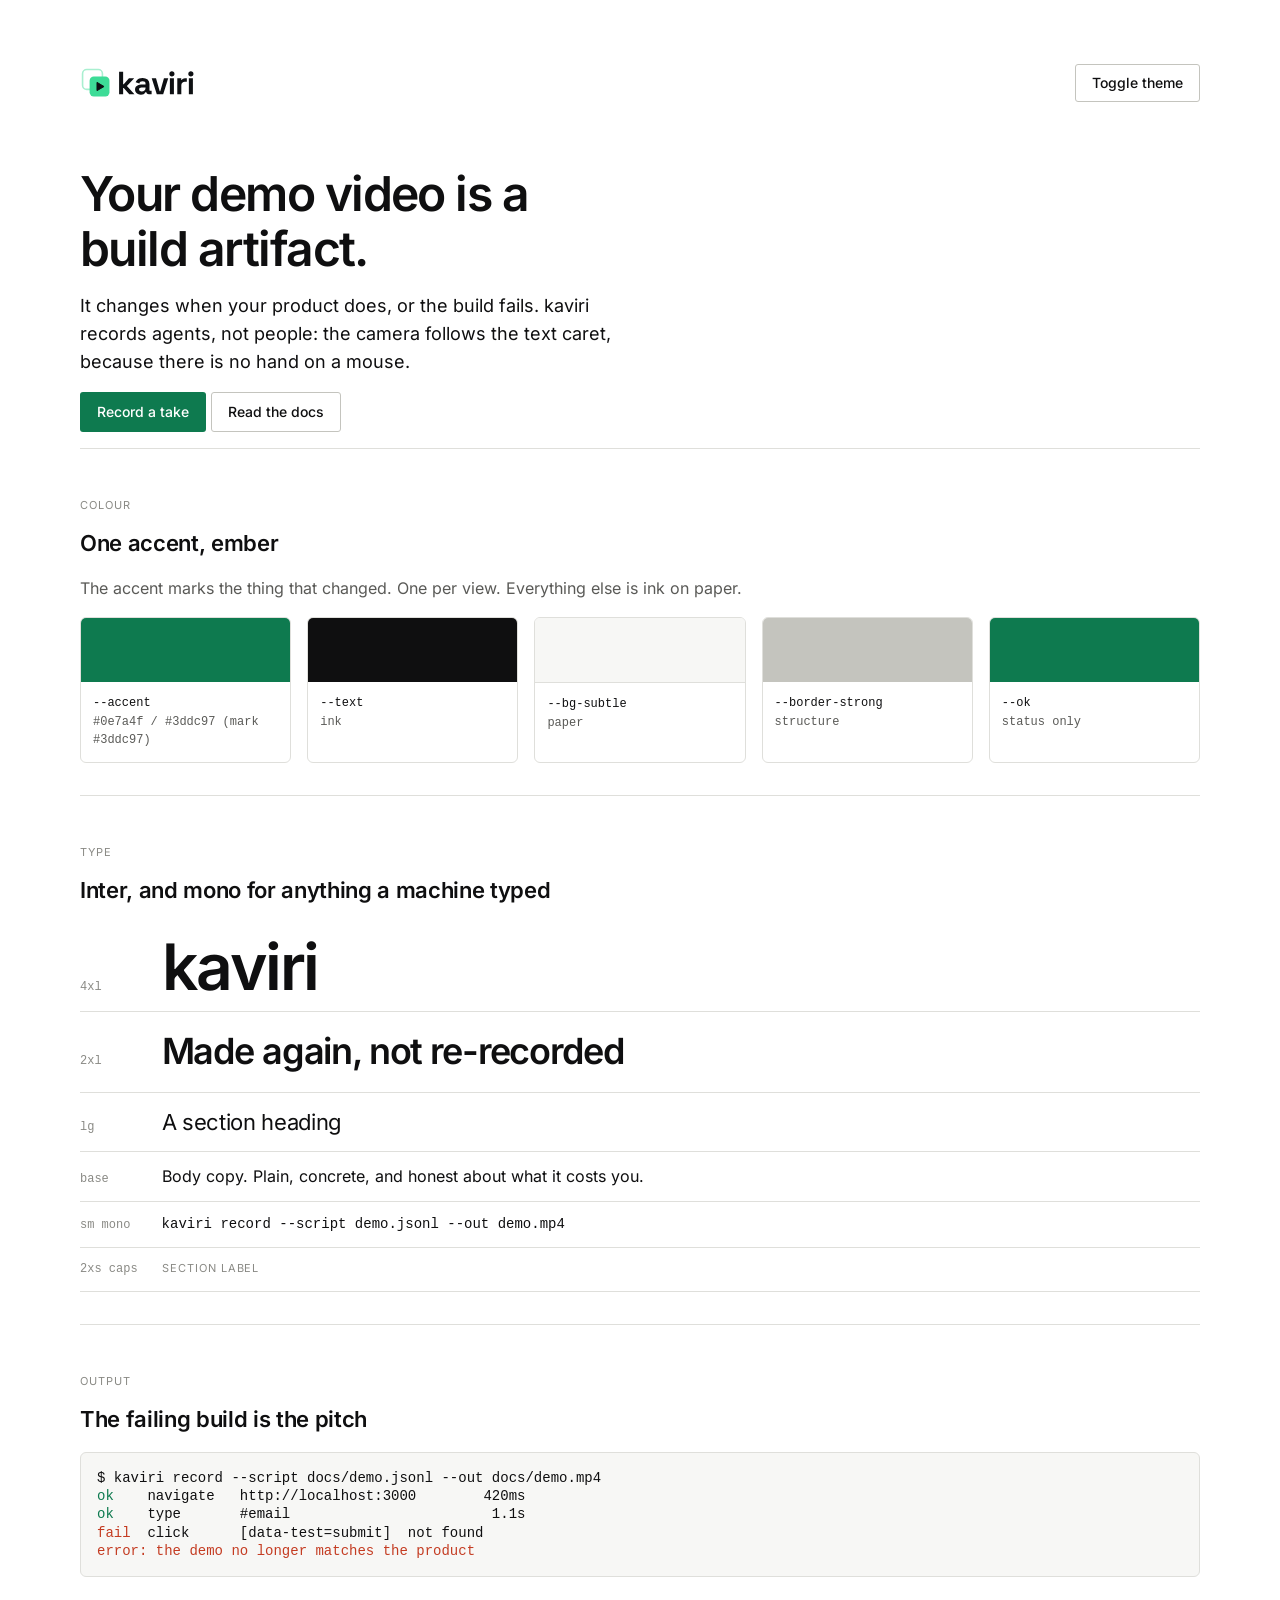
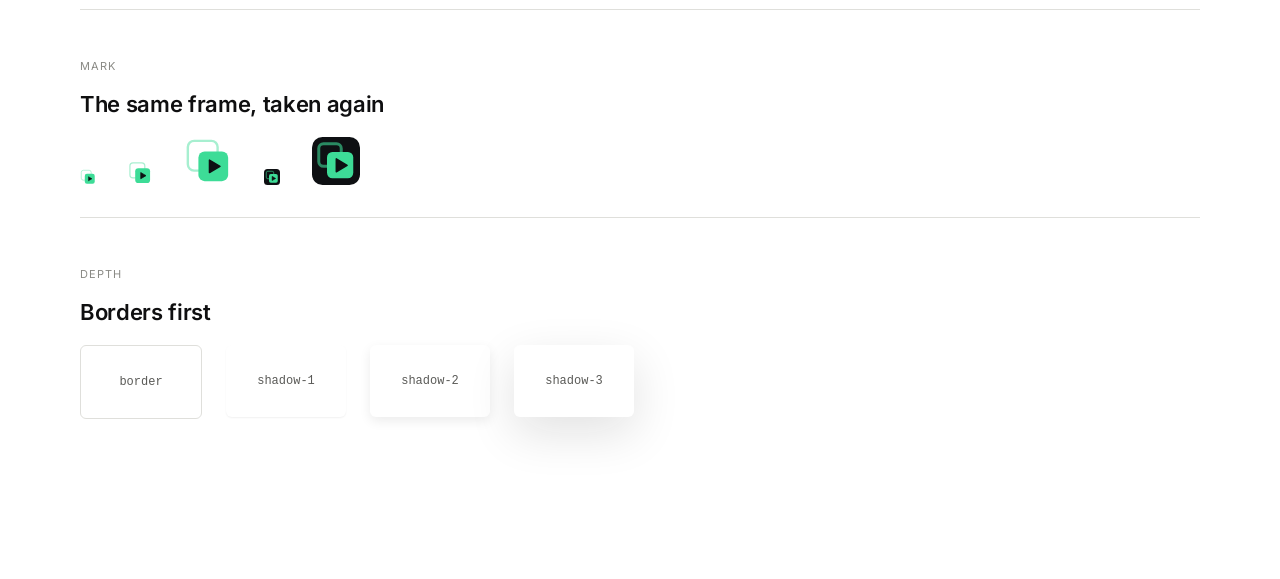
<file: brand/preview.html>
<!doctype html>
<html lang="en">
<head>
<meta charset="utf-8">
<meta name="viewport" content="width=device-width, initial-scale=1">
<title>kaviri brand</title>
<link rel="icon" href="favicon.svg">
<link rel="stylesheet" href="tokens.css">
<style>
  /* This page is the specimen, not a component library. It uses tokens only, so
     a token that is wrong is visible here before it is visible on the site. */
  .wrap { max-width: var(--max-width); margin: 0 auto; padding: var(--space-8) var(--gutter) var(--space-10); }
  header { display: flex; align-items: center; justify-content: space-between; gap: var(--space-5); }
  .lockup { height: 32px; }
  .lockup.dark { display: none; }
  :root[data-theme="dark"] .lockup.light { display: none; }
  :root[data-theme="dark"] .lockup.dark { display: block; }
  @media (prefers-color-scheme: dark) {
    :root:not([data-theme="light"]) .lockup.light { display: none; }
    :root:not([data-theme="light"]) .lockup.dark { display: block; }
  }
  h1 { font-size: var(--text-3xl); line-height: var(--leading-tight); letter-spacing: var(--tracking-display); font-weight: var(--weight-semibold); margin: var(--space-8) 0 var(--space-4); max-width: 16ch; }
  h2 { font-size: var(--text-lg); letter-spacing: var(--tracking-tight); font-weight: var(--weight-semibold); margin: 0 0 var(--space-4); }
  p { max-width: var(--measure); color: var(--text-muted); margin: 0 0 var(--space-4); }
  p.lead { font-size: var(--text-md); color: var(--text); max-width: var(--measure-narrow); }
  a { color: var(--accent); text-underline-offset: 3px; }
  section { border-top: var(--border-width) solid var(--border); padding: var(--space-7) 0 var(--space-6); }
  .eyebrow { font-size: var(--text-2xs); letter-spacing: var(--tracking-caps); text-transform: uppercase; color: var(--text-faint); margin: 0 0 var(--space-3); }
  .grid { display: grid; grid-template-columns: repeat(auto-fit, minmax(160px, 1fr)); gap: var(--space-4); }
  .swatch { border: var(--border-width) solid var(--border); border-radius: var(--radius-2); overflow: hidden; }
  .swatch .chip { height: 64px; }
  .swatch .meta { padding: var(--space-3); font-family: var(--font-mono); font-size: var(--text-xs); color: var(--text-muted); }
  .swatch .meta b { display: block; color: var(--text); font-weight: var(--weight-medium); }
  .btn { display: inline-flex; align-items: center; gap: var(--space-2); font: inherit; font-weight: var(--weight-medium); font-size: var(--text-sm); padding: 0 var(--space-4); height: 38px; border-radius: var(--radius-1); border: var(--border-width) solid transparent; cursor: pointer; text-decoration: none; transition: background var(--duration-1) var(--ease-out); }
  .btn-primary { background: var(--accent); color: var(--accent-contrast); }
  .btn-primary:hover { background: var(--accent-hover); }
  .btn-secondary { background: var(--surface); color: var(--text); border-color: var(--border-strong); }
  .btn-secondary:hover { background: var(--bg-subtle); }
  pre { background: var(--code-bg); border: var(--border-width) solid var(--border); border-radius: var(--radius-2); padding: var(--space-4); overflow-x: auto; font-family: var(--font-mono); font-size: var(--text-sm); line-height: var(--leading-snug); color: var(--text); margin: 0; }
  .fail { color: var(--fail); }
  .ok { color: var(--ok); }
  .type-row { display: flex; align-items: baseline; gap: var(--space-5); border-bottom: var(--border-width) solid var(--border); padding: var(--space-3) 0; }
  .type-row code { font-family: var(--font-mono); font-size: var(--text-xs); color: var(--text-faint); min-width: 8ch; }
  .marks { display: flex; align-items: flex-end; gap: var(--space-6); color: var(--text); }
  .shadows { display: flex; gap: var(--space-5); flex-wrap: wrap; }
  .shadows div { width: 120px; height: 72px; background: var(--surface-raised); border-radius: var(--radius-2); display: grid; place-items: center; font-family: var(--font-mono); font-size: var(--text-xs); color: var(--text-muted); }
</style>
</head>
<body>
<div class="wrap">
  <header>
    <img class="lockup light" src="logo.svg" alt="kaviri">
    <img class="lockup dark" src="logo-dark.svg" alt="kaviri">
    <button class="btn btn-secondary" id="theme">Toggle theme</button>
  </header>

  <h1>Your demo video is a build artifact.</h1>
  <p class="lead">It changes when your product does, or the build fails. kaviri records agents, not people: the camera follows the text caret, because there is no hand on a mouse.</p>
  <p>
    <a class="btn btn-primary" href="#">Record a take</a>
    <a class="btn btn-secondary" href="#">Read the docs</a>
  </p>

  <section>
    <p class="eyebrow">Colour</p>
    <h2>One accent, ember</h2>
    <p>The accent marks the thing that changed. One per view. Everything else is ink on paper.</p>
    <div class="grid">
      <div class="swatch"><div class="chip" style="background: var(--accent)"></div><div class="meta"><b>--accent</b>#0e7a4f / #3ddc97 (mark #3ddc97)</div></div>
      <div class="swatch"><div class="chip" style="background: var(--text)"></div><div class="meta"><b>--text</b>ink</div></div>
      <div class="swatch"><div class="chip" style="background: var(--bg-subtle); border-bottom: var(--border-width) solid var(--border)"></div><div class="meta"><b>--bg-subtle</b>paper</div></div>
      <div class="swatch"><div class="chip" style="background: var(--border-strong)"></div><div class="meta"><b>--border-strong</b>structure</div></div>
      <div class="swatch"><div class="chip" style="background: var(--ok)"></div><div class="meta"><b>--ok</b>status only</div></div>
    </div>
  </section>

  <section>
    <p class="eyebrow">Type</p>
    <h2>Inter, and mono for anything a machine typed</h2>
    <div class="type-row"><code>4xl</code><span style="font-size: var(--text-4xl); letter-spacing: var(--tracking-display); font-weight: var(--weight-semibold); line-height: var(--leading-none)">kaviri</span></div>
    <div class="type-row"><code>2xl</code><span style="font-size: var(--text-2xl); letter-spacing: var(--tracking-display); font-weight: var(--weight-semibold)">Made again, not re-recorded</span></div>
    <div class="type-row"><code>lg</code><span style="font-size: var(--text-lg); letter-spacing: var(--tracking-tight)">A section heading</span></div>
    <div class="type-row"><code>base</code><span>Body copy. Plain, concrete, and honest about what it costs you.</span></div>
    <div class="type-row"><code>sm mono</code><span style="font-family: var(--font-mono); font-size: var(--text-sm)">kaviri record --script demo.jsonl --out demo.mp4</span></div>
    <div class="type-row"><code>2xs caps</code><span class="eyebrow" style="margin:0">Section label</span></div>
  </section>

  <section>
    <p class="eyebrow">Output</p>
    <h2>The failing build is the pitch</h2>
    <pre>$ kaviri record --script docs/demo.jsonl --out docs/demo.mp4
<span class="ok">ok</span>    navigate   http://localhost:3000        420ms
<span class="ok">ok</span>    type       #email                        1.1s
<span class="fail">fail</span>  click      [data-test=submit]  not found
<span class="fail">error: the demo no longer matches the product</span></pre>
  </section>

  <section>
    <p class="eyebrow">Mark</p>
    <h2>The same frame, taken again</h2>
    <div class="marks">
      <img src="logomark.svg" width="16" height="16" alt="">
      <img src="logomark.svg" width="24" height="24" alt="">
      <img src="logomark.svg" width="48" height="48" alt="">
      <img src="favicon.svg" width="16" height="16" alt="">
      <img src="favicon.svg" width="48" height="48" alt="">
    </div>
  </section>

  <section>
    <p class="eyebrow">Depth</p>
    <h2>Borders first</h2>
    <div class="shadows">
      <div style="border: var(--border-width) solid var(--border)">border</div>
      <div style="box-shadow: var(--shadow-1)">shadow-1</div>
      <div style="box-shadow: var(--shadow-2)">shadow-2</div>
      <div style="box-shadow: var(--shadow-3)">shadow-3</div>
    </div>
  </section>
</div>
<script>
  // The toggle only writes data-theme, because both dark blocks in tokens.css
  // are driven by that one attribute and the OS preference.
  document.getElementById('theme').addEventListener('click', function () {
    var dark = matchMedia('(prefers-color-scheme: dark)').matches;
    var now = document.documentElement.getAttribute('data-theme') || (dark ? 'dark' : 'light');
    document.documentElement.setAttribute('data-theme', now === 'dark' ? 'light' : 'dark');
  });
</script>
</body>
</html>
</file>
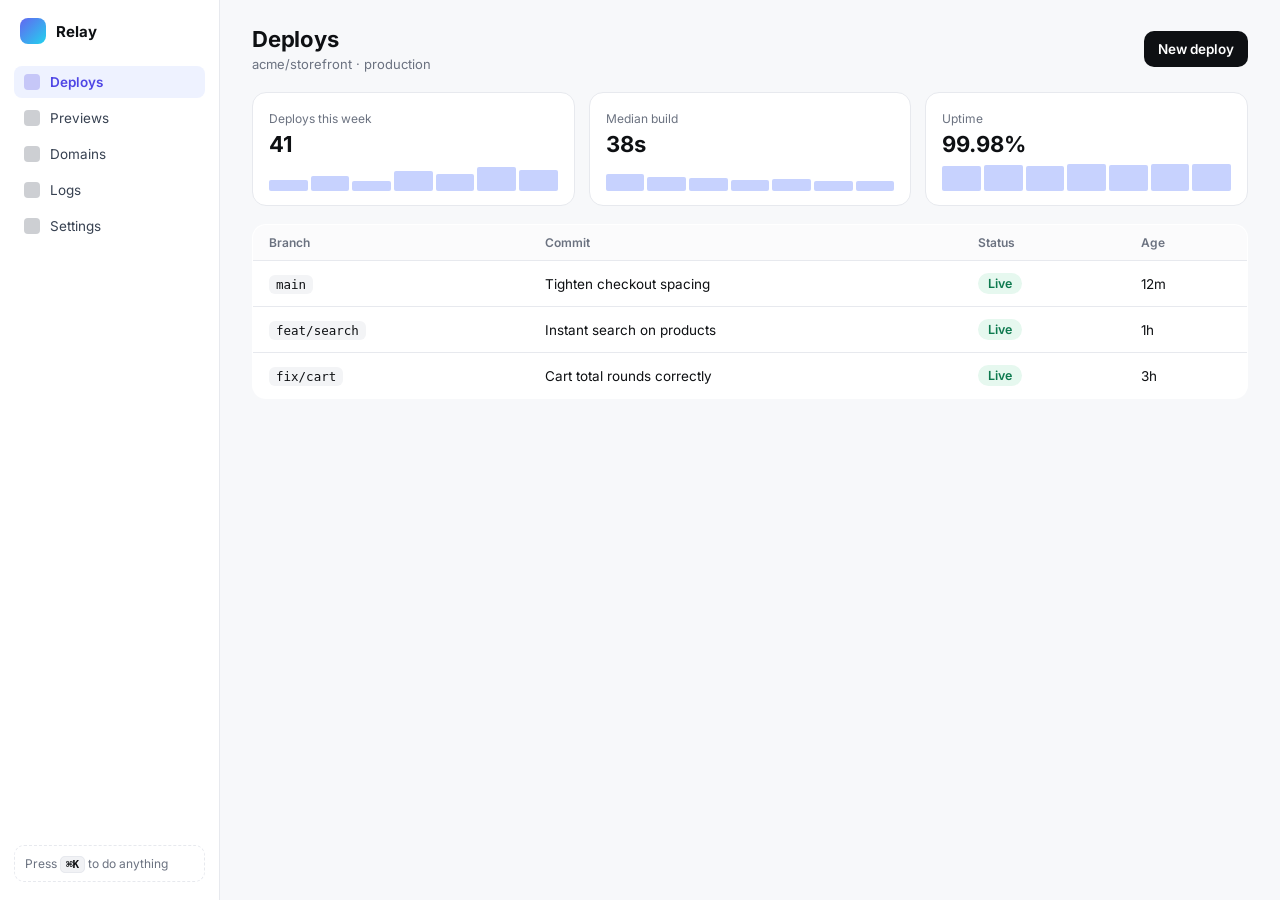
<file: examples/hero/app.html>
<!doctype html><html lang="en"><meta charset="utf-8"><title>Relay · Deploys</title>
<style>
@font-face{font-family:Inter;src:url(../../brand/fonts/inter.woff2) format("woff2");font-weight:100 900}
*{box-sizing:border-box}
:root{--ink:#0e1013;--muted:#6b7280;--line:#e7e9ee;--bg:#f7f8fa;--acc:#4f46e5;--ok:#0e7a4f;--okbg:#e6f8ef}
body{margin:0;font-family:Inter,system-ui,sans-serif;color:var(--ink);background:var(--bg);height:100vh;display:grid;grid-template-columns:220px 1fr}
aside{background:#fff;border-right:1px solid var(--line);padding:18px 14px;display:flex;flex-direction:column;gap:4px}
.brand{display:flex;align-items:center;gap:10px;font-weight:700;font-size:15px;margin:0 6px 18px}
.brand i{width:26px;height:26px;border-radius:8px;background:linear-gradient(135deg,#6366f1,#22d3ee)}
aside a{display:flex;align-items:center;gap:10px;padding:8px 10px;border-radius:8px;color:#374151;text-decoration:none;font-size:13.5px}
aside a.on{background:#eef2ff;color:var(--acc);font-weight:600}
aside a span{width:16px;height:16px;border-radius:4px;background:currentColor;opacity:.25}
.kbd{margin-top:auto;font-size:12px;color:var(--muted);padding:10px;border:1px dashed var(--line);border-radius:10px}
.kbd b{font:600 11px ui-monospace,monospace;background:#f1f2f5;border:1px solid var(--line);border-radius:5px;padding:1px 5px;color:var(--ink)}
main{padding:26px 32px;overflow:hidden}
.top{display:flex;align-items:center;justify-content:space-between;margin-bottom:20px}
h1{font-size:22px;margin:0;letter-spacing:-.01em}
.sub{color:var(--muted);font-size:13px;margin-top:4px}
button.new{border:0;border-radius:10px;background:var(--ink);color:#fff;font:600 13.5px Inter,sans-serif;padding:10px 14px;cursor:pointer}
.stats{display:grid;grid-template-columns:repeat(3,1fr);gap:14px;margin-bottom:18px}
.card{background:#fff;border:1px solid var(--line);border-radius:14px;padding:14px 16px}
.card small{color:var(--muted);font-size:12px}.card b{display:block;font-size:22px;margin-top:4px}
.spark{display:flex;align-items:flex-end;gap:3px;height:28px;margin-top:6px}.spark i{flex:1;background:#c7d2fe;border-radius:2px}
table{width:100%;border-collapse:collapse;background:#fff;border:1px solid var(--line);border-radius:14px;overflow:hidden;font-size:13.5px}
th{text-align:left;font-weight:600;color:var(--muted);font-size:12px;padding:10px 16px;border-bottom:1px solid var(--line);background:#fbfbfc}
td{padding:12px 16px;border-bottom:1px solid var(--line)}tr:last-child td{border-bottom:0}
.br{font:500 12.5px ui-monospace,monospace;background:#f3f4f6;border-radius:6px;padding:2px 7px}
.st{display:inline-flex;align-items:center;gap:6px;font-weight:600;font-size:12.5px;border-radius:999px;padding:3px 10px}
.st.live{background:var(--okbg);color:var(--ok)}.st.build{background:#fff7e6;color:#b45309}
.st.build::before{content:"";width:8px;height:8px;border-radius:50%;border:2px solid currentColor;border-right-color:transparent;animation:spin .8s linear infinite}
@keyframes spin{to{transform:rotate(360deg)}}
tr.fresh{animation:in .5s ease both}@keyframes in{from{background:#eef2ff;opacity:0;transform:translateY(-6px)}}
.ov{position:fixed;inset:0;background:rgba(14,16,19,.28);display:none;align-items:flex-start;justify-content:center;padding-top:90px}
.ov.on{display:flex}
.pal{width:520px;background:#fff;border-radius:16px;box-shadow:0 30px 80px rgba(0,0,0,.25);overflow:hidden;animation:pop .18s ease}
@keyframes pop{from{transform:scale(.97);opacity:0}}
.pal input{width:100%;border:0;border-bottom:1px solid var(--line);padding:16px 18px;font:500 16px Inter,sans-serif;outline:0}
.pal ul{list-style:none;margin:0;padding:8px}.pal li{padding:10px 12px;border-radius:10px;font-size:14px;display:flex;justify-content:space-between}
.pal li.sel{background:#eef2ff;color:var(--acc);font-weight:600}.pal li em{font-style:normal;color:var(--muted);font-size:12px}
.toast{position:fixed;right:24px;bottom:24px;background:var(--ink);color:#fff;border-radius:12px;padding:12px 16px;font-size:13.5px;display:flex;gap:10px;align-items:center;transform:translateY(20px);opacity:0;transition:all .35s}
.toast.on{transform:none;opacity:1}.toast i{width:18px;height:18px;border-radius:50%;background:#3ddc97}
</style>
<aside>
  <div class="brand"><i></i>Relay</div>
  <a class="on" href="#"><span></span>Deploys</a><a href="#"><span></span>Previews</a><a href="#"><span></span>Domains</a><a href="#"><span></span>Logs</a><a href="#"><span></span>Settings</a>
  <div class="kbd">Press <b>&#8984;K</b> to do anything</div>
</aside>
<main>
  <div class="top"><div><h1>Deploys</h1><div class="sub">acme/storefront &middot; production</div></div><button class="new" id="new">New deploy</button></div>
  <div class="stats">
    <div class="card"><small>Deploys this week</small><b id="count">41</b><div class="spark"><i style="height:40%"></i><i style="height:55%"></i><i style="height:35%"></i><i style="height:70%"></i><i style="height:60%"></i><i style="height:85%"></i><i style="height:75%" id="bar"></i></div></div>
    <div class="card"><small>Median build</small><b>38s</b><div class="spark"><i style="height:60%"></i><i style="height:50%"></i><i style="height:45%"></i><i style="height:40%"></i><i style="height:42%"></i><i style="height:36%"></i><i style="height:34%"></i></div></div>
    <div class="card"><small>Uptime</small><b>99.98%</b><div class="spark"><i style="height:90%"></i><i style="height:92%"></i><i style="height:91%"></i><i style="height:95%"></i><i style="height:93%"></i><i style="height:96%"></i><i style="height:97%"></i></div></div>
  </div>
  <table><thead><tr><th>Branch</th><th>Commit</th><th>Status</th><th>Age</th></tr></thead>
  <tbody id="rows">
    <tr><td><span class="br">main</span></td><td>Tighten checkout spacing</td><td><span class="st live">Live</span></td><td>12m</td></tr>
    <tr><td><span class="br">feat/search</span></td><td>Instant search on products</td><td><span class="st live">Live</span></td><td>1h</td></tr>
    <tr><td><span class="br">fix/cart</span></td><td>Cart total rounds correctly</td><td><span class="st live">Live</span></td><td>3h</td></tr>
  </tbody></table>
</main>
<div class="ov" id="ov"><div class="pal"><input id="cmd" placeholder="Type a command or search..." autocomplete="off"><ul id="list"><li class="sel">Deploy a branch <em>&#8629;</em></li><li>Open preview</li><li>Roll back production</li><li>View logs</li></ul></div></div>
<div class="toast" id="toast"><i></i><span id="tmsg">Preview is live</span></div>
<script>
const ov=document.getElementById('ov'),cmd=document.getElementById('cmd'),list=document.getElementById('list');
const opts=['Deploy a branch','Open preview','Roll back production','View logs'];
function open(){ov.classList.add('on');cmd.value='';render('');setTimeout(()=>cmd.focus(),20)}
function render(q){const f=opts.filter(o=>!q||o.toLowerCase().includes(q.toLowerCase().split(' ')[0]));list.innerHTML=(f.length?f:['Deploy '+q]).map((o,i)=>`<li class="${i?'':'sel'}">${o}${i?'':' <em>&#8629;</em>'}</li>`).join('')}
document.addEventListener('keydown',e=>{if((e.metaKey||e.ctrlKey)&&e.key.toLowerCase()==='k'){e.preventDefault();open()} if(e.key==='Escape')ov.classList.remove('on')});
document.getElementById('new').onclick=open;
cmd.addEventListener('input',()=>render(cmd.value));
cmd.addEventListener('keydown',e=>{if(e.key!=='Enter')return;e.preventDefault();ov.classList.remove('on');
  const br=(cmd.value.match(/[\w-]+\/[\w-]+/)||['feat/checkout'])[0];
  const tr=document.createElement('tr');tr.className='fresh';tr.innerHTML=`<td><span class="br">${br}</span></td><td>New checkout flow</td><td><span class="st build" id="s">Building</span></td><td>now</td>`;
  document.getElementById('rows').prepend(tr);
  setTimeout(()=>{const s=document.getElementById('s');s.className='st live';s.textContent='Live';document.getElementById('count').textContent='42';document.getElementById('bar').style.height='100%';
    document.getElementById('tmsg').textContent=br+' is live';document.getElementById('toast').classList.add('on')},1700);
});
</script>
</file>
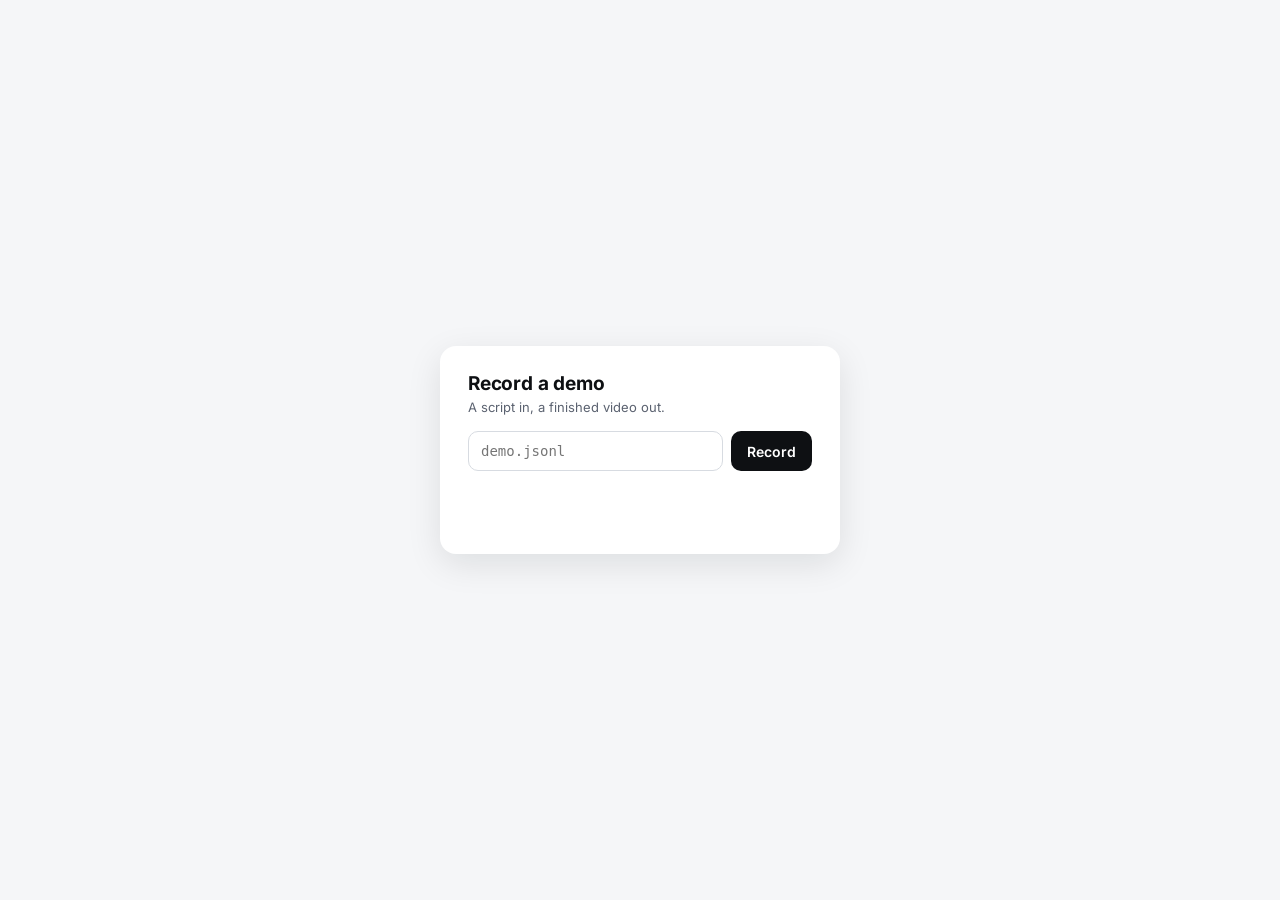
<file: examples/signature/app.html>
<!doctype html><meta charset="utf-8"><title>Record a demo</title>
<style>
  @font-face{font-family:Inter;src:url(../../brand/fonts/inter.woff2) format("woff2");font-weight:100 900}
  *{box-sizing:border-box}
  body{margin:0;min-height:100vh;display:grid;place-items:center;background:#f5f6f8;font-family:Inter,system-ui,sans-serif;color:#0e1013}
  .card{width:400px;background:#fff;border-radius:16px;padding:26px 28px;box-shadow:0 10px 34px rgba(14,16,19,.10)}
  h1{font-size:19px;margin:0 0 4px;letter-spacing:-.01em}
  p{margin:0 0 16px;color:#5b6270;font-size:13px}
  .row{display:flex;gap:8px}
  input{flex:1;min-width:0;padding:11px 12px;border:1px solid #d7dbe1;border-radius:10px;font:500 14px ui-monospace,Menlo,monospace;color:#0e1013}
  input:focus{outline:2px solid #3ddc97;outline-offset:0;border-color:transparent}
  button{padding:0 16px;border:0;border-radius:10px;background:#0e1013;color:#fff;font:600 14px Inter,system-ui,sans-serif;cursor:pointer}
  .out{margin-top:16px;display:flex;align-items:center;gap:10px;padding:12px 14px;border-radius:12px;background:#e9faf2;color:#0e7a4f;font-weight:600;font-size:14px;opacity:0;transform:translateY(6px);transition:all .4s}
  .out.on{opacity:1;transform:none}
  .bar{height:6px;border-radius:3px;background:#d7dbe1;margin-top:16px;overflow:hidden;display:none}
  .bar i{display:block;height:100%;width:0;background:#3ddc97;transition:width 1.1s ease}
</style>
<div class="card">
  <h1>Record a demo</h1>
  <p>A script in, a finished video out.</p>
  <div class="row"><input id="script" placeholder="demo.jsonl" autocomplete="off"><button id="go">Record</button></div>
  <div class="bar" id="bar"><i></i></div>
  <div class="out" id="out">&#10003; demo.mp4 ready, 1080p</div>
</div>
<script>
document.getElementById('go').onclick=function(){
  var b=document.getElementById('bar');b.style.display='block';
  requestAnimationFrame(function(){b.firstChild.style.width='100%'});
  setTimeout(function(){b.style.display='none';document.getElementById('out').classList.add('on')},1200);
};
</script>
</file>
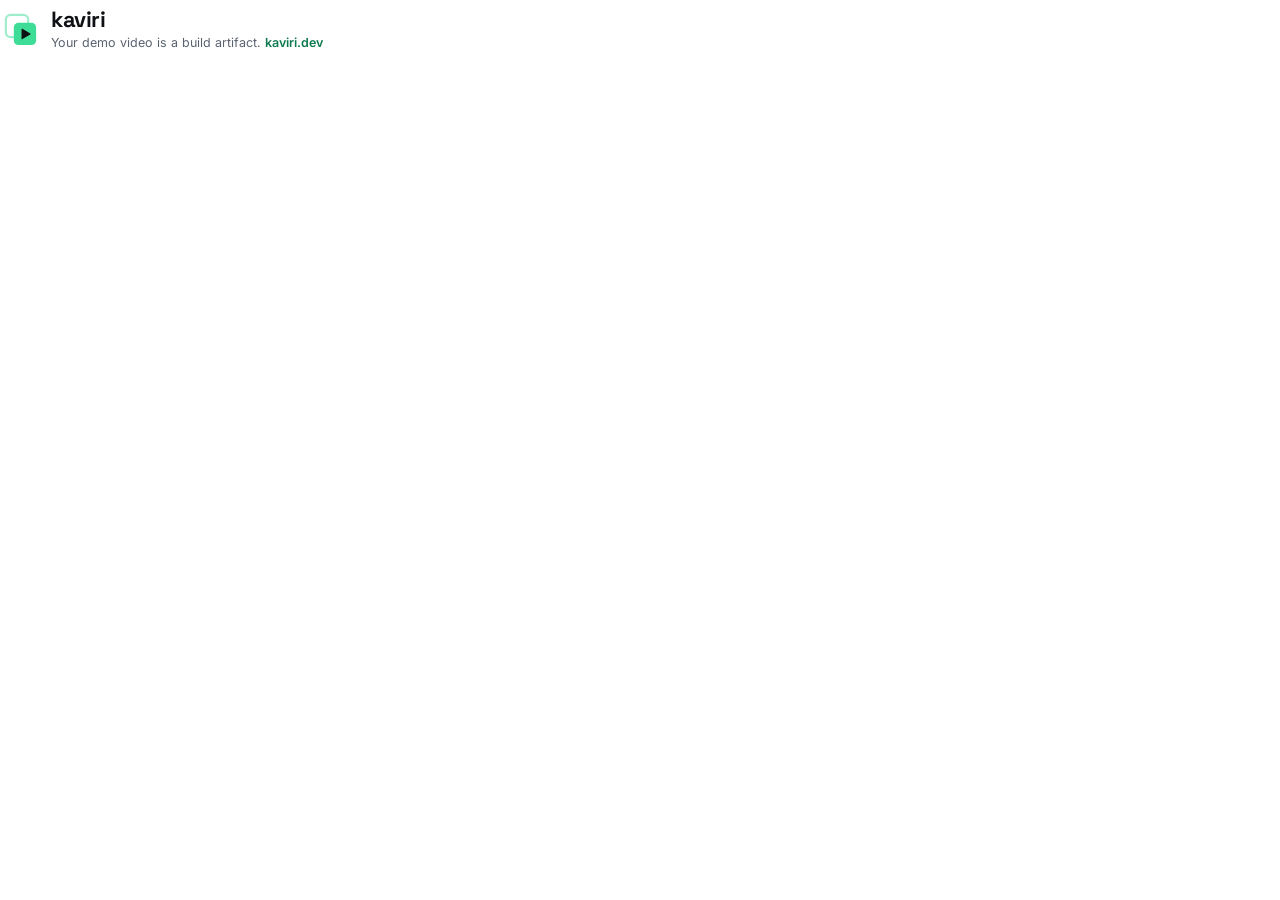
<file: examples/signature/brand.html>
<!doctype html><meta charset="utf-8">
<style>
@font-face{font-family:Inter;src:url(../../brand/fonts/inter.woff2) format("woff2");font-weight:100 900}
@font-face{font-family:SG;src:url(../../brand/fonts/space-grotesk.woff2) format("woff2");font-weight:300 700}
html,body{margin:0;width:480px;height:350px;background:#fff;overflow:hidden}
.top{display:flex;align-items:center;height:60px;padding-left:3px;font-family:Inter,sans-serif;color:#0e1013}
.mark{width:36px;height:36px;flex:none;margin-right:12px}
h1{font:700 22px/1 SG,Inter,sans-serif;letter-spacing:-.02em;margin:0 0 5px}
p{margin:0;font-size:12.5px;line-height:1.3;color:#5b6270}
p b{color:#0e7a4f;font-weight:600}
</style>
<div class="top">
<svg class="mark" viewBox="0 0 100 100"><rect x="8" y="8" width="62" height="62" rx="13" fill="none" stroke="#3ddc97" stroke-width="6" opacity="0.5"/><rect x="30" y="30" width="62" height="62" rx="13" fill="#3ddc97"/><path d="M53 48L53 74L75 61Z" fill="#0e1013" stroke="#0e1013" stroke-width="3" stroke-linejoin="round"/></svg>
<div><h1>kaviri</h1><p>Your demo video is a build artifact. <b>kaviri.dev</b></p></div>
</div>
</file>
<file: brand/tokens.css>
/* kaviri design tokens.
   Every visible value in the landing page and the docs comes from here, so a
   colour or a size is changed in one place and nowhere else. Raw hex outside
   this file is a bug.

   Light is the default. Dark is applied twice on purpose: once from the OS
   preference, guarded so an explicit light choice always wins, and once from an
   explicit dark choice, so a theme toggle works without JavaScript touching
   anything but the data-theme attribute. */

/* Space Grotesk, variable 300 to 700, latin subset, self-hosted (SIL OFL 1.1). Display only:
   the h1/h2 and the wordmark. Body stays Inter. swap, so text is never invisible while it loads. */
@font-face {
  font-family: "Space Grotesk";
  src: url("fonts/space-grotesk.woff2") format("woff2");
  font-weight: 300 700;
  font-style: normal;
  font-display: swap;
}

/* Inter, variable 400 to 700, latin subset, self-hosted (SIL OFL 1.1). The body face. */
@font-face {
  font-family: "Inter";
  src: url("fonts/inter.woff2") format("woff2");
  font-weight: 400 700;
  font-style: normal;
  font-display: swap;
}

:root {
  /* ---- Palette: the raw ramp -------------------------------------------- */
  /* Warm neutrals, not blue-grey. Paper, not screen. */
  --kv-white: #ffffff;
  --kv-n-50: #f7f7f5;
  --kv-n-100: #ededea;
  --kv-n-200: #dfdfdb;
  --kv-n-300: #c4c4be;
  --kv-n-400: #8a8a85;
  --kv-n-500: #5a5a57;
  --kv-n-600: #3a3a3a;
  --kv-n-700: #2a2a2b;
  --kv-n-800: #161617;
  --kv-ink: #0f0f10;

  /* One accent. Take green, the colour of the take that is running now. #3ddc97 is the brand
     colour and fills the mark everywhere, but it is 1.8:1 on paper, so on a light ground any
     text or control in the accent uses the deep shade, which is 5.4:1. */
  --kv-accent-700: #0b6e47;
  --kv-accent-600: #0e7a4f;
  --kv-accent-500: #3ddc97;
  --kv-accent-300: #7ff0bf;
  --kv-accent-wash: #e3f7ee;
  --kv-accent-wash-dark: #0f2a1f;
  --kv-brand-ground: #0e1013;

  /* Failure is its own colour now that the accent is green. Status only, never branding. */
  --kv-fail-600: #c43c22;
  --kv-fail-400: #ff6b5e;

  /* ---- Semantic colour: use these, not the ramp ------------------------- */
  --bg: var(--kv-white);
  --bg-subtle: var(--kv-n-50);
  --surface: var(--kv-white);
  --surface-raised: var(--kv-white);
  --code-bg: var(--kv-n-50);

  --text: var(--kv-ink);
  --text-muted: var(--kv-n-500);
  --text-faint: var(--kv-n-400);
  --text-inverse: var(--kv-n-50);

  --border: var(--kv-n-200);
  --border-strong: var(--kv-n-300);
  --border-inverse: var(--kv-n-700);

  --accent: var(--kv-accent-600);
  --accent-hover: var(--kv-accent-700);
  --accent-contrast: var(--kv-white);
  --brand: var(--kv-accent-500);
  --accent-wash: var(--kv-accent-wash);

  /* Success and failure exist because the product's whole claim is a build
     that passes or fails. They are status, never branding. */
  --ok: var(--kv-accent-600);
  --fail: var(--kv-fail-600);
  --focus: var(--kv-accent-600);
  --selection: var(--kv-accent-wash);

  /* ---- Type ------------------------------------------------------------- */
  --font-display: "Space Grotesk", "Inter", -apple-system, BlinkMacSystemFont, "Segoe UI", sans-serif;
  --font-sans: "Inter", -apple-system, BlinkMacSystemFont, "Segoe UI", Helvetica, Arial, sans-serif;
  --font-mono: "JetBrains Mono", ui-monospace, SFMono-Regular, "SF Mono", Menlo, Consolas, monospace;

  --text-2xs: 0.6875rem; /* 11px, only for the tracked-out eyebrow label */
  --text-xs: 0.75rem;
  --text-sm: 0.875rem;
  --text-base: 1rem;
  --text-md: 1.125rem;
  --text-lg: 1.375rem;
  --text-xl: 1.75rem;
  --text-2xl: 2.25rem;
  --text-3xl: 3rem;
  --text-4xl: 4rem;

  --leading-none: 1;
  --leading-tight: 1.15;
  --leading-snug: 1.3;
  --leading-normal: 1.55;
  --leading-loose: 1.7;

  --weight-regular: 400;
  --weight-medium: 500;
  --weight-semibold: 600;
  --weight-display: 700; /* Space Grotesk headings only */

  /* Big type needs negative tracking or it looks loose. Small caps labels need
     positive tracking or they look like a typo. */
  --tracking-display: -0.032em;
  --tracking-tight: -0.015em;
  --tracking-normal: 0;
  --tracking-caps: 0.09em;

  --measure: 68ch;
  --measure-narrow: 52ch;

  /* ---- Space: 4px base, no in-between values --------------------------- */
  --space-0: 0;
  --space-1: 0.25rem;
  --space-2: 0.5rem;
  --space-3: 0.75rem;
  --space-4: 1rem;
  --space-5: 1.5rem;
  --space-6: 2rem;
  --space-7: 3rem;
  --space-8: 4rem;
  --space-9: 6rem;
  --space-10: 8rem;
  --space-11: 12rem;

  --gutter: 1.5rem;
  --max-width: 1120px;
  --max-width-prose: 720px;

  /* ---- Radii: square by default ---------------------------------------- */
  --radius-0: 0;
  --radius-1: 3px;  /* buttons, inputs, chips */
  --radius-2: 6px;  /* cards, code blocks */
  --radius-3: 10px; /* media, the video frame */
  --radius-full: 999px;

  --border-width: 1px;

  /* ---- Elevation: borders first, shadow only when something floats ------ */
  --shadow-0: none;
  --shadow-1: 0 1px 2px rgba(15, 15, 16, 0.06);
  --shadow-2: 0 4px 12px rgba(15, 15, 16, 0.08);
  --shadow-3: 0 16px 48px rgba(15, 15, 16, 0.12);
  --ring: 0 0 0 3px rgba(14, 122, 79, 0.28);

  /* ---- Motion: short, and honest about easing -------------------------- */
  --duration-1: 90ms;
  --duration-2: 160ms;
  --duration-3: 320ms;
  --ease-out: cubic-bezier(0.22, 1, 0.36, 1);
  --ease-in-out: cubic-bezier(0.65, 0, 0.35, 1);
}

/* Dark from the OS preference. The :root:not([data-theme="light"]) guard is
   what lets an explicit light choice survive a dark system setting. */
@media (prefers-color-scheme: dark) {
  :root:not([data-theme="light"]) {
    --bg: #0b0b0c;
    --bg-subtle: #101012;
    --surface: #141416;
    --surface-raised: #1a1a1d;
    --code-bg: #131315;

    --text: #f2f2ef;
    --text-muted: #a1a1a0;
    --text-faint: #6e6e6c;
    --text-inverse: var(--kv-ink);

    --border: #26262a;
    --border-strong: #3a3a3f;
    --border-inverse: var(--kv-n-200);

    --accent: var(--kv-accent-500);
    --accent-hover: var(--kv-accent-300);
    --accent-contrast: var(--kv-brand-ground);
    --accent-wash: var(--kv-accent-wash-dark);

    --ok: var(--kv-accent-500);
    --fail: var(--kv-fail-400);
    --focus: var(--kv-accent-500);
    --selection: #12402d;

    --shadow-1: 0 1px 2px rgba(0, 0, 0, 0.5);
    --shadow-2: 0 4px 12px rgba(0, 0, 0, 0.55);
    --shadow-3: 0 16px 48px rgba(0, 0, 0, 0.65);
    --ring: 0 0 0 3px rgba(61, 220, 151, 0.32);
  }
}

/* Dark chosen explicitly. Same values, no media query, so the toggle is a
   single attribute on the html element. */
:root[data-theme="dark"] {
  --bg: #0b0b0c;
  --bg-subtle: #101012;
  --surface: #141416;
  --surface-raised: #1a1a1d;
  --code-bg: #131315;

  --text: #f2f2ef;
  --text-muted: #a1a1a0;
  --text-faint: #6e6e6c;
  --text-inverse: var(--kv-ink);

  --border: #26262a;
  --border-strong: #3a3a3f;
  --border-inverse: var(--kv-n-200);

  --accent: var(--kv-accent-500);
  --accent-hover: var(--kv-accent-300);
  --accent-contrast: var(--kv-brand-ground);
  --accent-wash: var(--kv-accent-wash-dark);

  --ok: var(--kv-accent-500);
  --fail: var(--kv-fail-400);
  --focus: var(--kv-accent-500);
  --selection: #12402d;

  --shadow-1: 0 1px 2px rgba(0, 0, 0, 0.5);
  --shadow-2: 0 4px 12px rgba(0, 0, 0, 0.55);
  --shadow-3: 0 16px 48px rgba(0, 0, 0, 0.65);
  --ring: 0 0 0 3px rgba(61, 220, 151, 0.32);
}

/* ---- The small amount of base styling the tokens imply ----------------- */

html {
  color-scheme: light dark;
  -webkit-text-size-adjust: 100%;
}

body {
  /* Explicit, so a page that forgets to set one still has the right paper. */
  background: var(--bg);
  color: var(--text);
  font-family: var(--font-sans);
  font-size: var(--text-base);
  line-height: var(--leading-normal);
  font-weight: var(--weight-regular);
  margin: 0;
  -webkit-font-smoothing: antialiased;
  text-rendering: optimizeLegibility;
}

::selection {
  background: var(--selection);
  color: var(--text);
}

:focus-visible {
  outline: 2px solid var(--focus);
  outline-offset: 2px;
}

@media (prefers-reduced-motion: reduce) {
  *,
  *::before,
  *::after {
    animation-duration: 0.01ms !important;
    transition-duration: 0.01ms !important;
    scroll-behavior: auto !important;
  }
}
</file>
